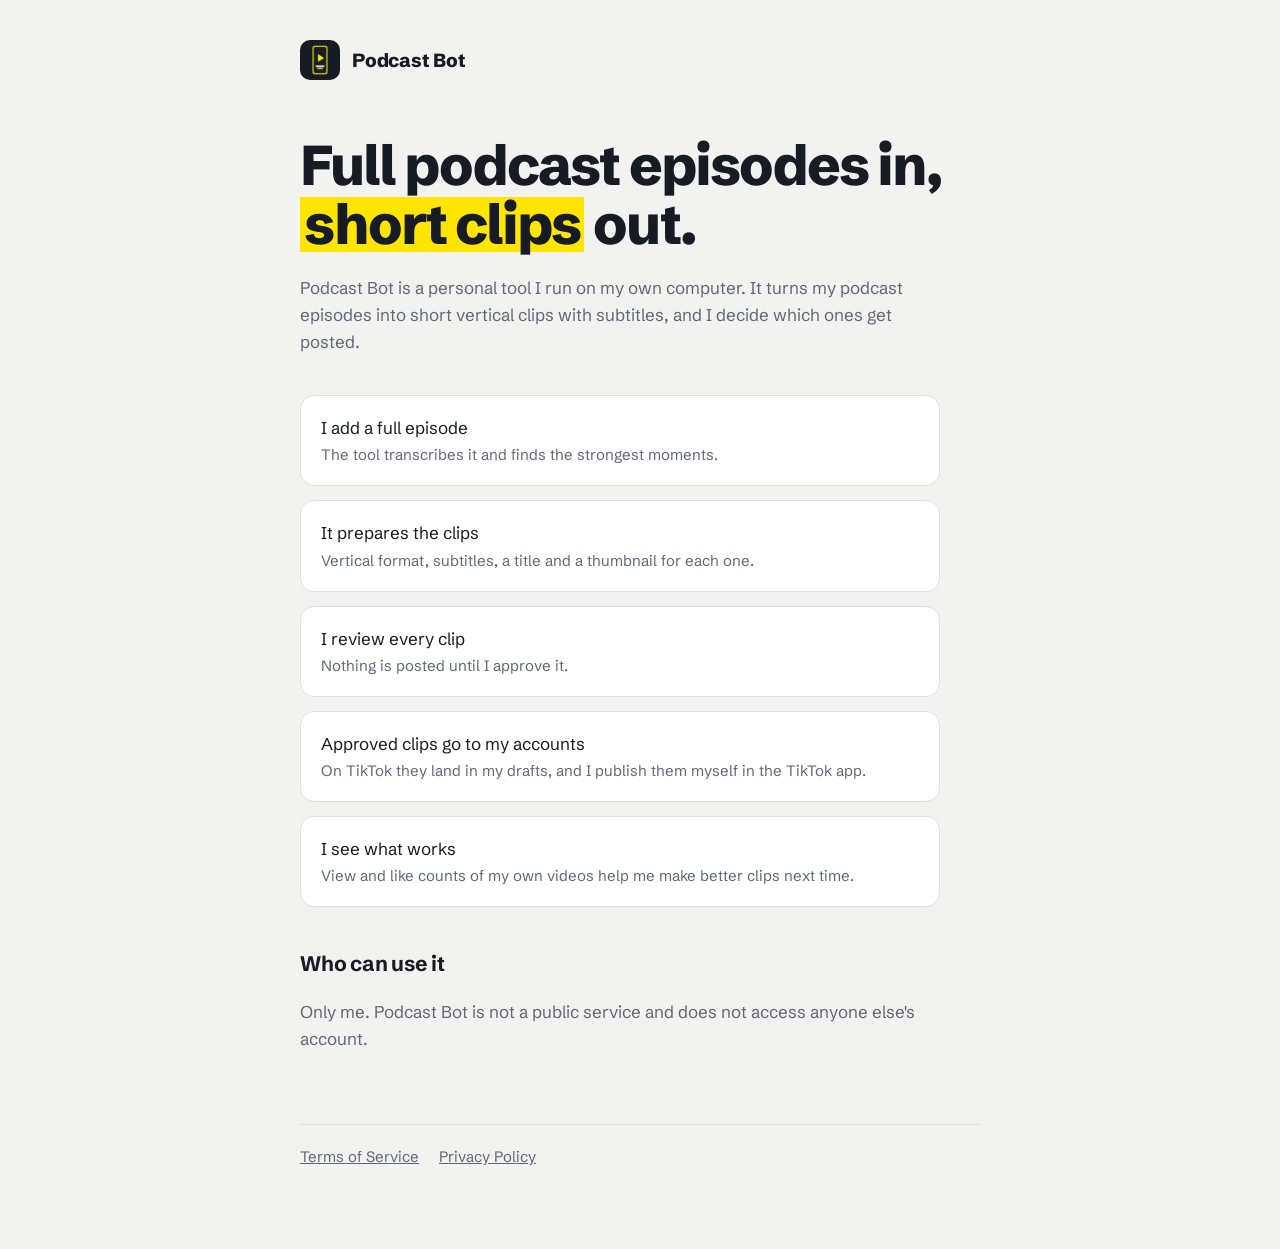
<file: index.html>
<!doctype html>
<html lang="en">
<head>
<meta charset="utf-8">
<meta name="viewport" content="width=device-width, initial-scale=1">
<title>Podcast Bot</title>
<meta name="description" content="A personal tool that turns my own podcast episodes into short vertical clips.">
<link rel="icon" href="icon.png">
<link href="https://fonts.googleapis.com/css2?family=Schibsted+Grotesk:wght@400;600;800&display=swap" rel="stylesheet">
<link rel="stylesheet" href="style.css">
</head>
<body>
<div class="wrap">
  <header><img src="icon.png" alt=""><a href="./">Podcast Bot</a></header>

  <h1>Full podcast episodes in, <mark>short clips</mark> out.</h1>
  <p>Podcast Bot is a personal tool I run on my own computer. It turns my podcast episodes into short vertical clips with subtitles, and I decide which ones get posted.</p>

  <ul class="steps">
    <li>I add a full episode<span>The tool transcribes it and finds the strongest moments.</span></li>
    <li>It prepares the clips<span>Vertical format, subtitles, a title and a thumbnail for each one.</span></li>
    <li>I review every clip<span>Nothing is posted until I approve it.</span></li>
    <li>Approved clips go to my accounts<span>On TikTok they land in my drafts, and I publish them myself in the TikTok app.</span></li>
    <li>I see what works<span>View and like counts of my own videos help me make better clips next time.</span></li>
  </ul>

  <h2>Who can use it</h2>
  <p>Only me. Podcast Bot is not a public service and does not access anyone else's account.</p>

  <footer><a href="terms/">Terms of Service</a><a href="privacy/">Privacy Policy</a></footer>
</div>
</body>
</html>
</file>
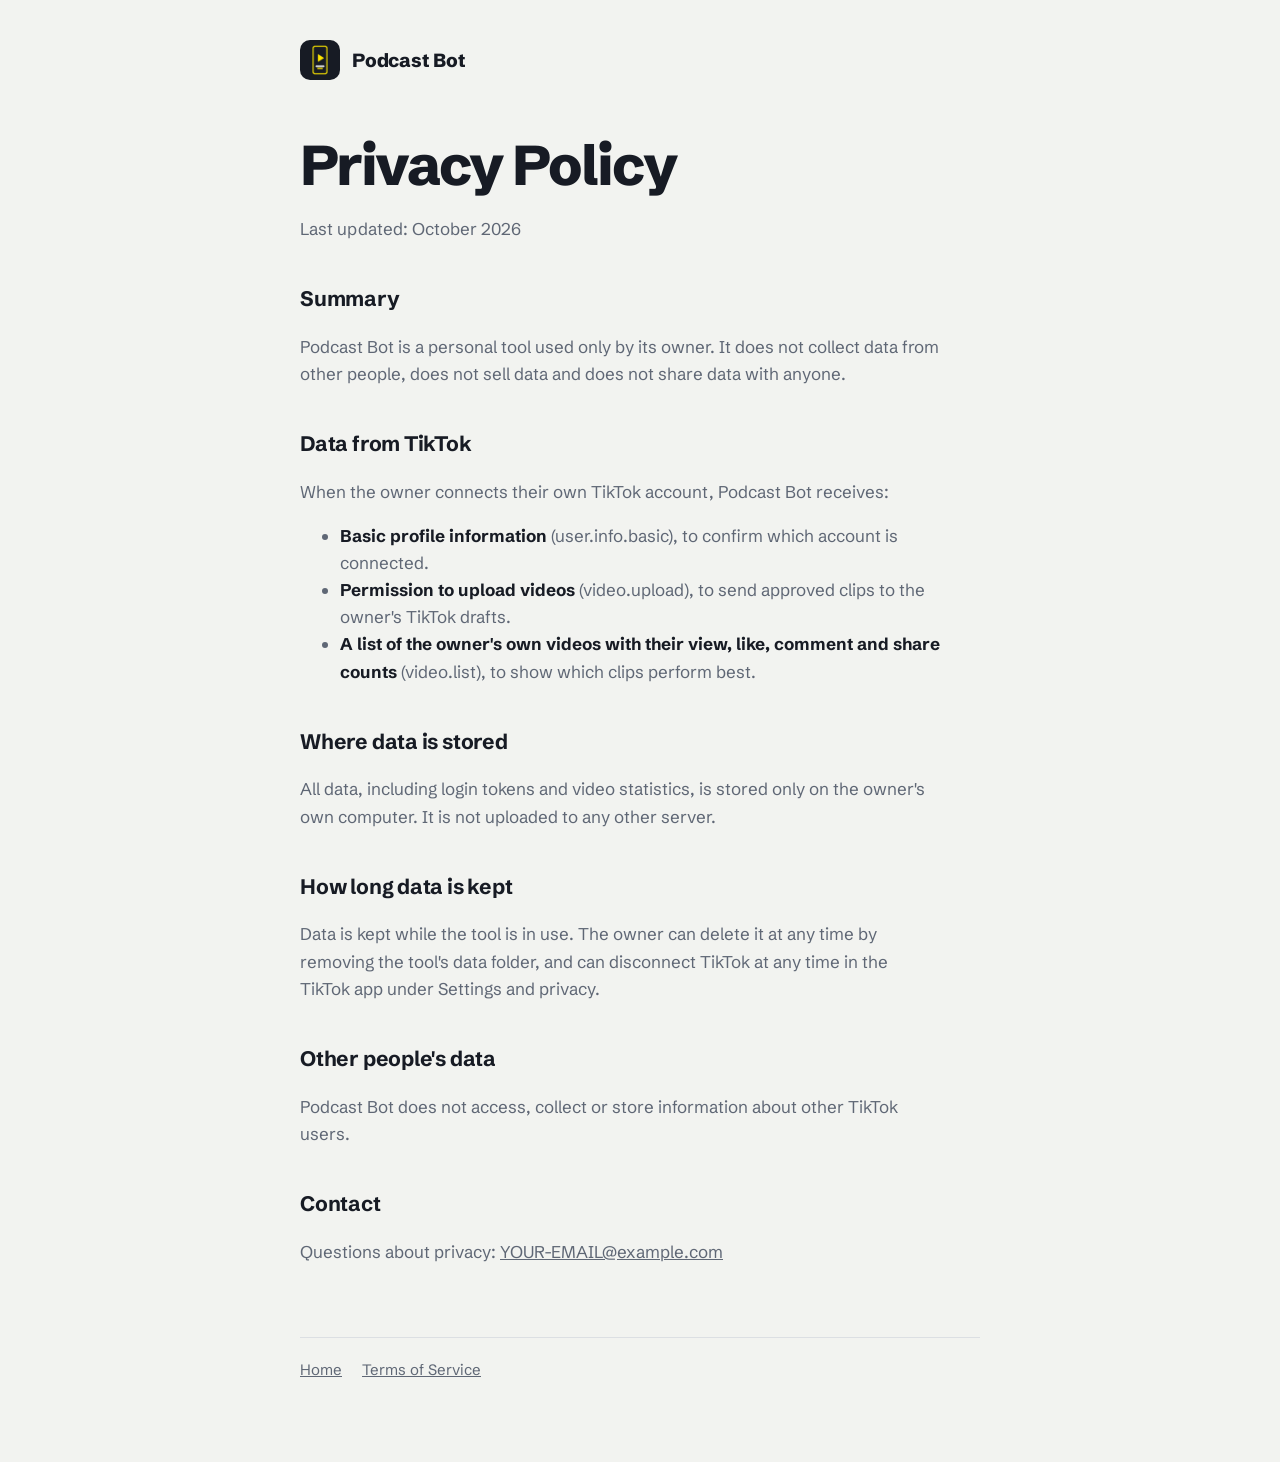
<file: privacy/index.html>
<!doctype html>
<html lang="en">
<head>
<meta charset="utf-8">
<meta name="viewport" content="width=device-width, initial-scale=1">
<title>Privacy Policy – Podcast Bot</title>
<link rel="icon" href="../icon.png">
<link href="https://fonts.googleapis.com/css2?family=Schibsted+Grotesk:wght@400;600;800&display=swap" rel="stylesheet">
<link rel="stylesheet" href="../style.css">
</head>
<body>
<div class="wrap">
  <header><img src="../icon.png" alt=""><a href="../">Podcast Bot</a></header>
  <h1>Privacy Policy</h1>
  <p>Last updated: October 2026</p>

  <h2>Summary</h2>
  <p>Podcast Bot is a personal tool used only by its owner. It does not collect data from other people, does not sell data and does not share data with anyone.</p>

  <h2>Data from TikTok</h2>
  <p>When the owner connects their own TikTok account, Podcast Bot receives:</p>
  <ul>
    <li><strong>Basic profile information</strong> (user.info.basic), to confirm which account is connected.</li>
    <li><strong>Permission to upload videos</strong> (video.upload), to send approved clips to the owner's TikTok drafts.</li>
    <li><strong>A list of the owner's own videos with their view, like, comment and share counts</strong> (video.list), to show which clips perform best.</li>
  </ul>

  <h2>Where data is stored</h2>
  <p>All data, including login tokens and video statistics, is stored only on the owner's own computer. It is not uploaded to any other server.</p>

  <h2>How long data is kept</h2>
  <p>Data is kept while the tool is in use. The owner can delete it at any time by removing the tool's data folder, and can disconnect TikTok at any time in the TikTok app under Settings and privacy.</p>

  <h2>Other people's data</h2>
  <p>Podcast Bot does not access, collect or store information about other TikTok users.</p>

  <h2>Contact</h2>
  <p>Questions about privacy: <a href="mailto:YOUR-EMAIL@example.com">YOUR-EMAIL@example.com</a></p>

  <footer><a href="../">Home</a><a href="../terms/">Terms of Service</a></footer>
</div>
</body>
</html>
</file>
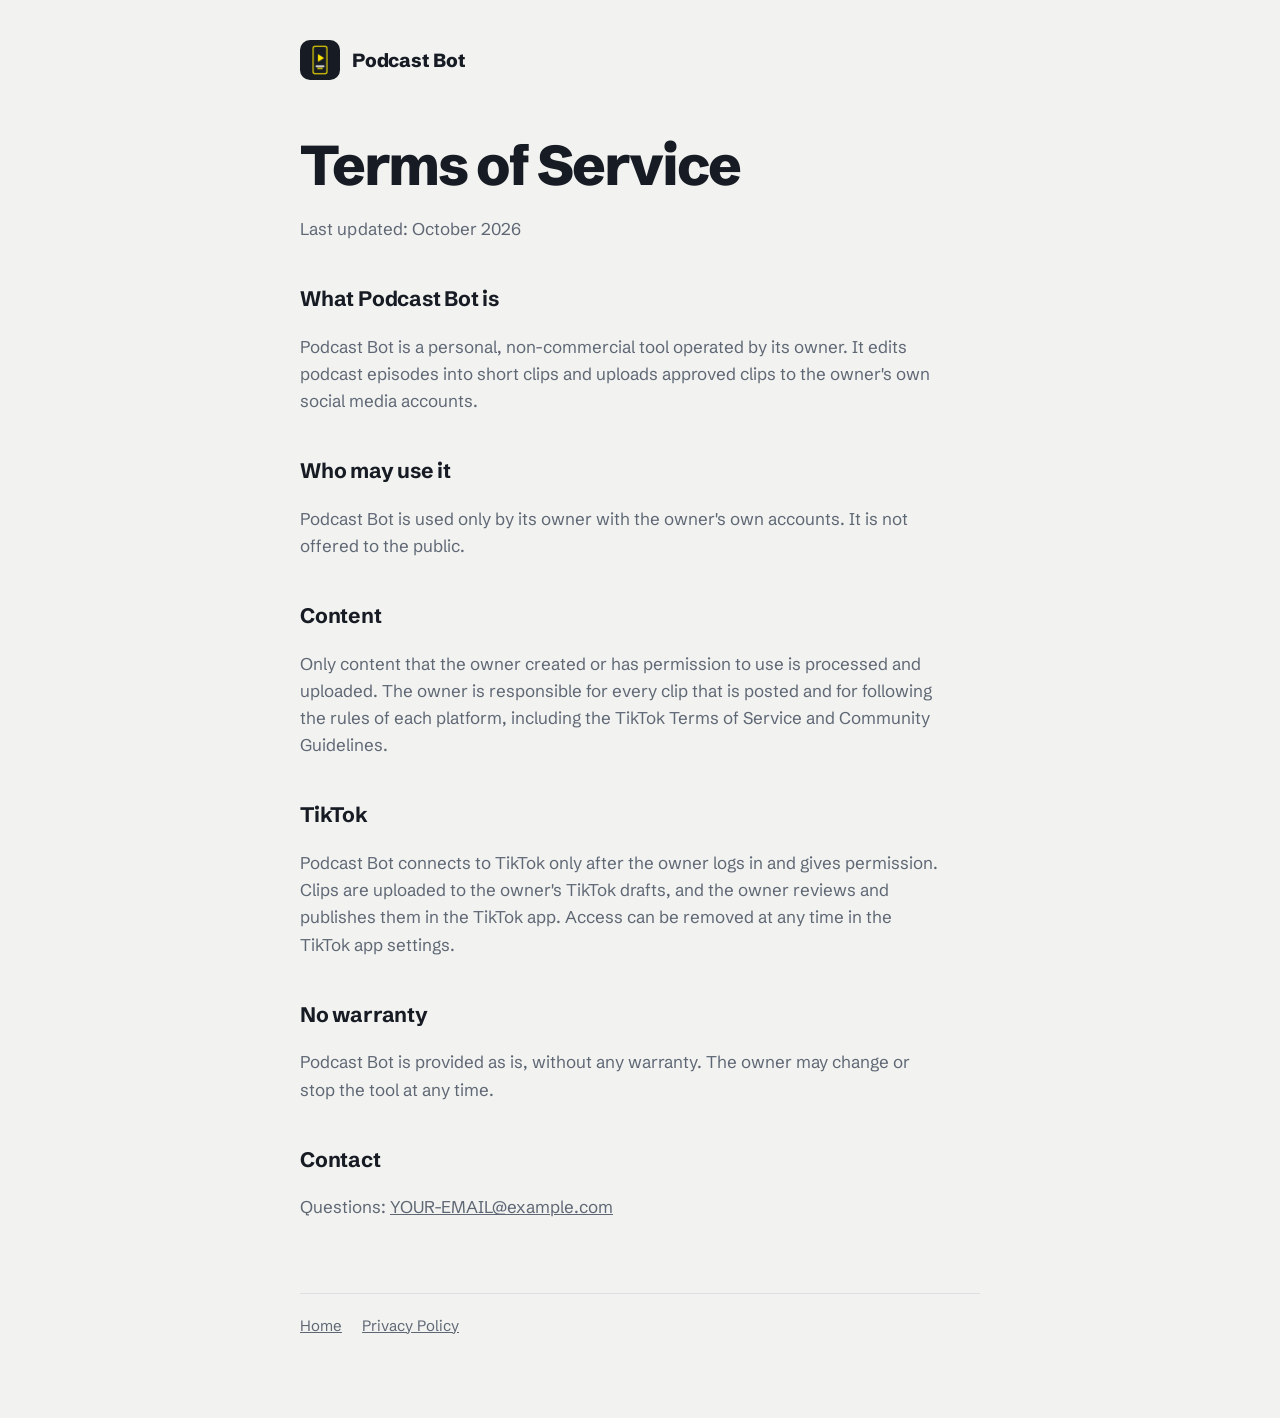
<file: terms/index.html>
<!doctype html>
<html lang="en">
<head>
<meta charset="utf-8">
<meta name="viewport" content="width=device-width, initial-scale=1">
<title>Terms of Service – Podcast Bot</title>
<link rel="icon" href="../icon.png">
<link href="https://fonts.googleapis.com/css2?family=Schibsted+Grotesk:wght@400;600;800&display=swap" rel="stylesheet">
<link rel="stylesheet" href="../style.css">
</head>
<body>
<div class="wrap">
  <header><img src="../icon.png" alt=""><a href="../">Podcast Bot</a></header>
  <h1>Terms of Service</h1>
  <p>Last updated: October 2026</p>

  <h2>What Podcast Bot is</h2>
  <p>Podcast Bot is a personal, non-commercial tool operated by its owner. It edits podcast episodes into short clips and uploads approved clips to the owner's own social media accounts.</p>

  <h2>Who may use it</h2>
  <p>Podcast Bot is used only by its owner with the owner's own accounts. It is not offered to the public.</p>

  <h2>Content</h2>
  <p>Only content that the owner created or has permission to use is processed and uploaded. The owner is responsible for every clip that is posted and for following the rules of each platform, including the TikTok Terms of Service and Community Guidelines.</p>

  <h2>TikTok</h2>
  <p>Podcast Bot connects to TikTok only after the owner logs in and gives permission. Clips are uploaded to the owner's TikTok drafts, and the owner reviews and publishes them in the TikTok app. Access can be removed at any time in the TikTok app settings.</p>

  <h2>No warranty</h2>
  <p>Podcast Bot is provided as is, without any warranty. The owner may change or stop the tool at any time.</p>

  <h2>Contact</h2>
  <p>Questions: <a href="mailto:YOUR-EMAIL@example.com">YOUR-EMAIL@example.com</a></p>

  <footer><a href="../">Home</a><a href="../privacy/">Privacy Policy</a></footer>
</div>
</body>
</html>
</file>
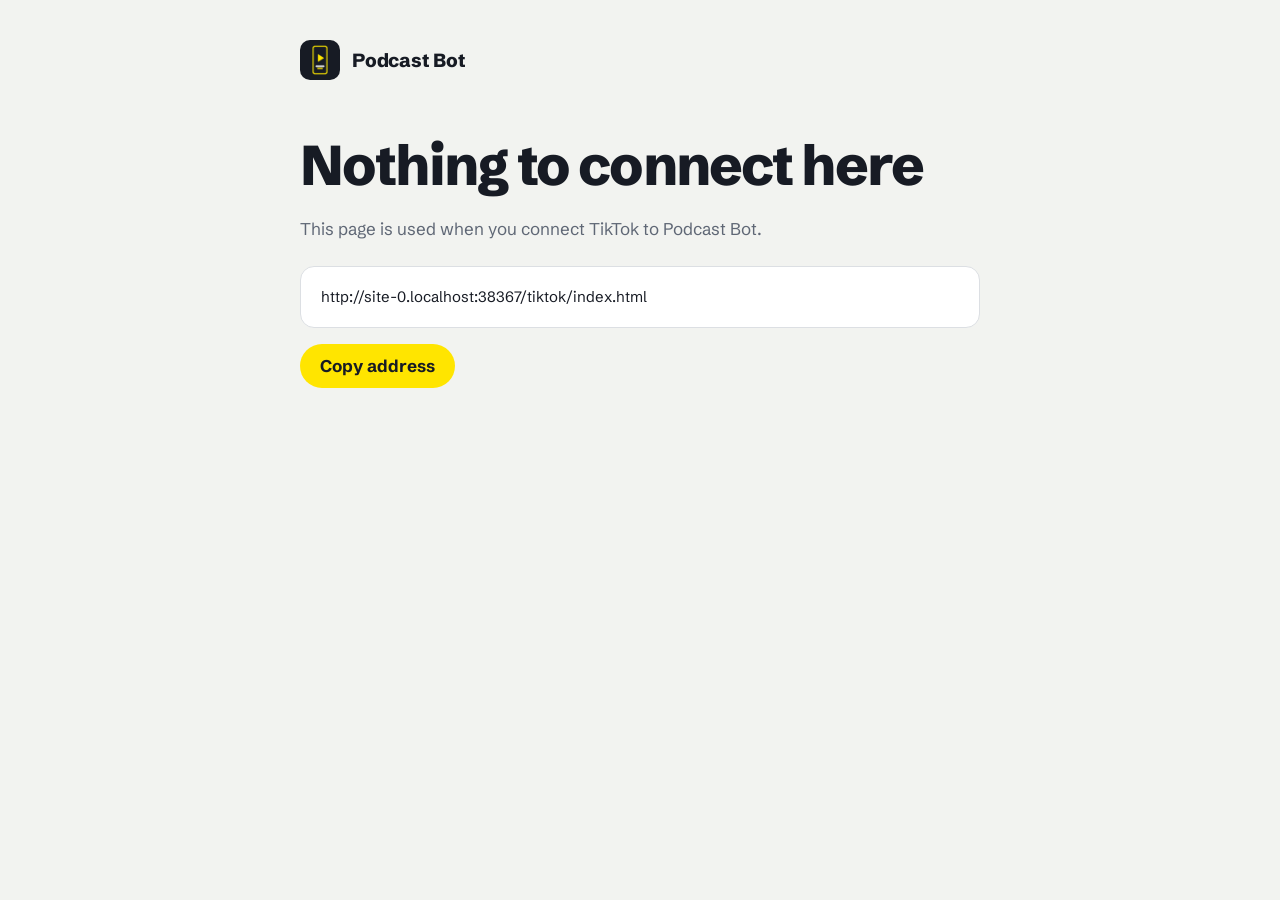
<file: tiktok/index.html>
<!doctype html>
<html lang="en">
<head>
<meta charset="utf-8">
<meta name="viewport" content="width=device-width, initial-scale=1">
<meta name="robots" content="noindex">
<title>TikTok connected – Podcast Bot</title>
<link rel="icon" href="../icon.png">
<link href="https://fonts.googleapis.com/css2?family=Schibsted+Grotesk:wght@400;600;800&display=swap" rel="stylesheet">
<link rel="stylesheet" href="../style.css">
</head>
<body>
<div class="wrap">
  <header><img src="../icon.png" alt=""><a href="../">Podcast Bot</a></header>
  <h1 id="title">Almost done</h1>
  <p id="text">Copy this address and paste it into the Podcast Bot window that asked for it.</p>
  <div class="box" id="url"></div>
  <button class="btn" id="copy">Copy address</button>
</div>
<script>
  const url = location.href, params = new URLSearchParams(location.search);
  document.getElementById("url").textContent = url;
  if (params.get("error")) {
    document.getElementById("title").textContent = "TikTok wasn't connected";
    document.getElementById("text").textContent = "Permission was not given. Run the connect step again and tap Authorize.";
  } else if (!params.get("code")) {
    document.getElementById("title").textContent = "Nothing to connect here";
    document.getElementById("text").textContent = "This page is used when you connect TikTok to Podcast Bot.";
    document.getElementById("copy").hidden = true;
  }
  document.getElementById("copy").addEventListener("click", async e => {
    try { await navigator.clipboard.writeText(url); e.target.textContent = "Copied"; }
    catch { getSelection().selectAllChildren(document.getElementById("url")); e.target.textContent = "Press Ctrl+C to copy"; }
  });
</script>
</body>
</html>
</file>
<file: style.css>
:root{--paper:#F2F3F0;--surface:#FFFFFF;--ink:#171B24;--muted:#5F6775;--line:#DCDFE3;--mark:#FFE500}
@media (prefers-color-scheme:dark){:root{--paper:#14171C;--surface:#1C2027;--ink:#ECEDEF;--muted:#9AA1AD;--line:#2C313A}}
*{box-sizing:border-box}
html,body{margin:0}
body{background:var(--paper);color:var(--ink);font:400 17px/1.6 "Schibsted Grotesk",system-ui,-apple-system,"Segoe UI",sans-serif;-webkit-font-smoothing:antialiased}
.wrap{max-width:720px;margin:0 auto;padding:40px 20px 80px}
header{display:flex;align-items:center;gap:12px;margin-bottom:56px}
header img{width:40px;height:40px;border-radius:10px}
header a{font-weight:800;font-size:19px;text-decoration:none;color:inherit;letter-spacing:-.01em}
h1{font-size:clamp(34px,6vw,56px);line-height:1.05;letter-spacing:-.035em;font-weight:800;margin:0 0 20px}
h1 mark{background:linear-gradient(transparent 12%,var(--mark) 12%,var(--mark) 92%,transparent 92%);color:#171B24;padding:0 .08em}
h2{font-size:21px;letter-spacing:-.01em;margin:40px 0 8px}
p,li{color:var(--muted);max-width:64ch}
strong{color:var(--ink)}
a{color:inherit}
.steps{list-style:none;padding:0;margin:40px 0 0;display:grid;gap:14px}
.steps li{background:var(--surface);border:1px solid var(--line);border-radius:14px;padding:18px 20px;color:var(--ink)}
.steps span{display:block;color:var(--muted);font-size:15px;margin-top:2px}
.box{background:var(--surface);border:1px solid var(--line);border-radius:14px;padding:18px 20px;margin-top:24px;word-break:break-all;font-size:15px}
.btn{display:inline-flex;align-items:center;height:44px;padding:0 20px;border-radius:22px;border:0;background:var(--mark);color:#171B24;font:inherit;font-weight:700;cursor:pointer;margin-top:16px}
footer{margin-top:72px;padding-top:20px;border-top:1px solid var(--line);font-size:15px;color:var(--muted);display:flex;gap:20px;flex-wrap:wrap}
</file>
